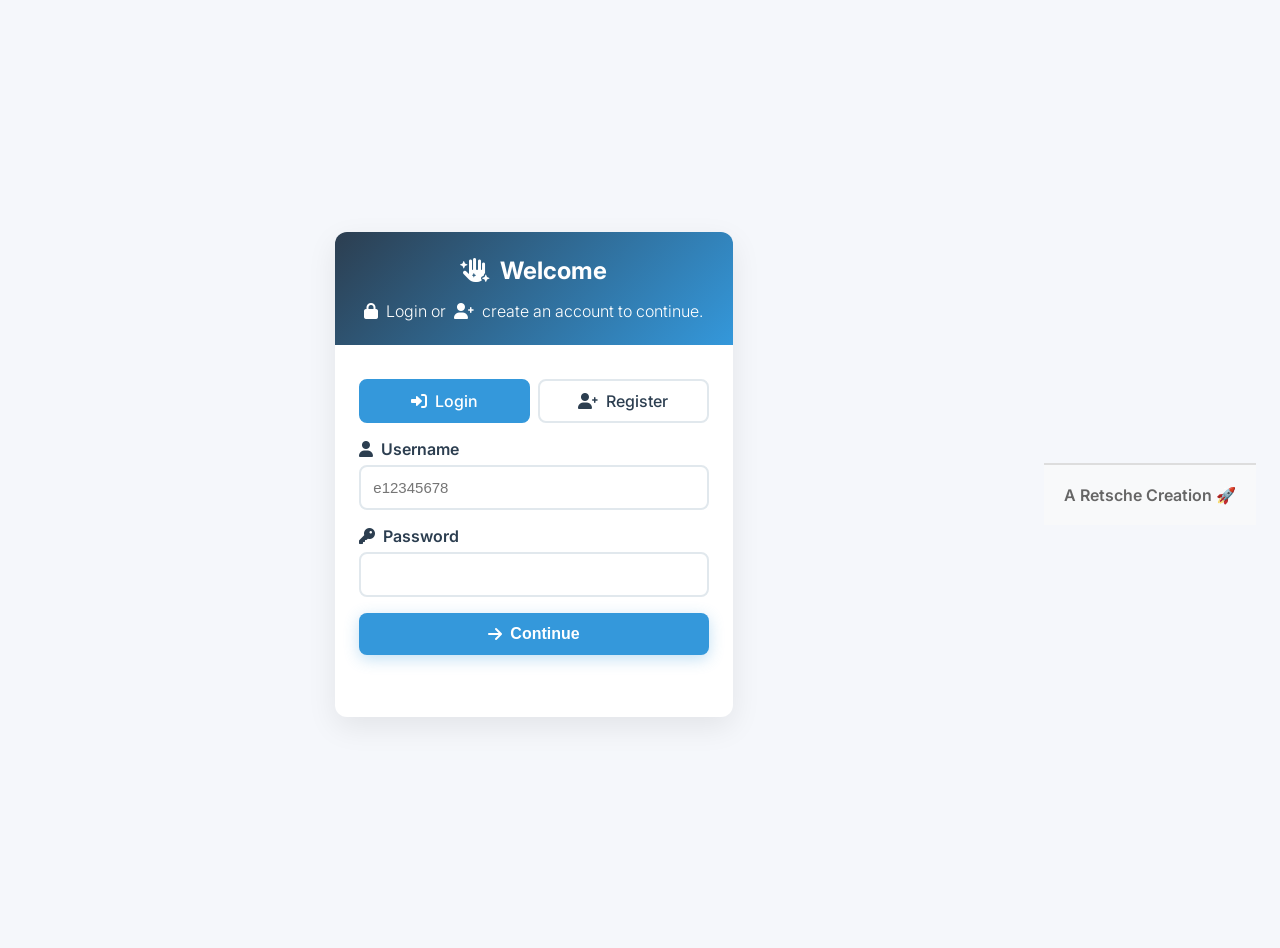
<file: templates/login.html>
<!DOCTYPE html>
<html lang="en">
<head>
    <meta charset="UTF-8">
    <meta name="viewport" content="width=device-width, initial-scale=1.0">
    <title>Login - TISS Auto-Anmelden</title>
    <link href="https://fonts.googleapis.com/css2?family=Inter:wght@300;400;500;600;700&display=swap" rel="stylesheet">
    <link rel="stylesheet" href="https://cdnjs.cloudflare.com/ajax/libs/font-awesome/6.0.0-beta3/css/all.min.css">
    <link rel="stylesheet" href="/static/css/login.css">
</head>
<body>
    <div class="card">
        <div class="header">
            <h2><i class="fas fa-hand-sparkles"></i> Welcome</h2>
            <p><i class="fas fa-lock"></i> Login or <i class="fas fa-user-plus"></i> create an account to continue.</p>
        </div>
        <div class="content">
            <div class="tabs">
                <div class="tab active" data-mode="login"><i class="fas fa-sign-in-alt"></i> Login</div>
                <div class="tab" data-mode="register"><i class="fas fa-user-plus"></i> Register</div>
            </div>
            <div>
                <label for="username"><i class="fas fa-user"></i> Username</label>
                <input id="username" placeholder="e12345678" />
                <label for="password"><i class="fas fa-key"></i> Password</label>
                <input id="password" type="password" />
                <button id="submitBtn"><i class="fas fa-arrow-right"></i> Continue</button>
                <div id="status" class="status"></div>
            </div>
        </div>
    </div>
    <script src="/static/js/login.js"></script>
    
    <!-- Footer -->
    <div style="text-align: center; margin-top: 40px; padding: 20px; color: #666; font-size: 16px; border-top: 2px solid #ddd; background: #f8f9fa; font-weight: 600;">
        A Retsche Creation 🚀
    </div>
</body>
</html>
</file>
<file: static/css/login.css>
:root {
    --primary-blue: #3498db;
    --dark-blue: #2c3e50;
    --light-gray: #e1e8ed;
    --medium-gray: #95a5a6;
    --success-green: #27ae60;
    --error-red: #c0392b;
    --background-light: #f5f7fb;
    --text-dark: #333;
    --text-light: #fff;
    --card-background: #ffffff;
    --shadow-light: rgba(0,0,0,0.08);
    --border-radius-base: 12px;
    --spacing-md: 16px;
    --spacing-lg: 24px;
}

body {
    font-family: 'Inter', sans-serif;
    background: var(--background-light);
    padding: var(--spacing-lg);
    margin: 0;
    color: var(--text-dark);
    display: flex;
    justify-content: center;
    align-items: center;
    min-height: 100vh; /* Center vertically on page */
}

.card {
    max-width: 420px;
    margin: 0 auto;
    background: var(--card-background);
    border-radius: var(--border-radius-base);
    box-shadow: 0 10px 30px var(--shadow-light);
    overflow: hidden; /* Ensure header gradient doesn't bleed */
}

.header {
    background: linear-gradient(135deg, var(--dark-blue) 0%, var(--primary-blue) 100%);
    color: var(--text-light);
    padding: var(--spacing-lg);
    text-align: center;
}

.header h2 {
    margin-top: 0;
    margin-bottom: 8px;
    font-weight: 700;
    display: flex;
    align-items: center;
    justify-content: center;
    gap: 10px;
}

.header p {
    margin-bottom: 0;
    font-weight: 300;
    display: flex;
    align-items: center;
    justify-content: center;
    gap: 8px;
}

.content {
    padding: var(--spacing-lg);
}

.tabs {
    display: flex;
    gap: 8px;
    margin: 10px 0 var(--spacing-md);
}

.tab {
    flex: 1;
    text-align: center;
    padding: 10px;
    border-radius: 8px;
    border: 2px solid var(--light-gray);
    cursor: pointer;
    transition: all 0.2s ease;
    font-weight: 500;
    color: var(--dark-blue);
    display: flex;
    align-items: center;
    justify-content: center;
    gap: 8px;
}

.tab:hover {
    border-color: var(--primary-blue);
    box-shadow: 0 2px 8px rgba(0,0,0,0.05);
}

.tab.active {
    background: var(--primary-blue);
    color: var(--text-light);
    border-color: var(--primary-blue);
}

label {
    display: block;
    margin: var(--spacing-md) 0 6px;
    font-weight: 600;
    color: var(--dark-blue);
    display: flex;
    align-items: center;
    gap: 8px;
}

input {
    width: 100%;
    padding: 12px;
    border: 2px solid var(--light-gray);
    border-radius: 8px;
    font-size: 15px;
    transition: all 0.2s ease;
    box-sizing: border-box;
}

input:focus {
    outline: none;
    border-color: var(--primary-blue);
    box-shadow: 0 0 0 3px rgba(52,152,219,0.1);
}

/* Improved button styles */
#submitBtn { /* Targeting by ID for specific styling */
    width: 100%;
    padding: 12px 18px;
    margin-top: var(--spacing-md);
    border: none;
    border-radius: 8px;
    background: var(--primary-blue); /* Default button background to primary blue */
    color: var(--text-light);
    font-weight: 600;
    cursor: pointer;
    transition: background-color 0.2s ease, transform 0.1s ease, box-shadow 0.2s ease;
    display: inline-flex;
    align-items: center;
    justify-content: center;
    gap: 8px;
    font-size: 16px; /* Slightly larger text */
    box-shadow: 0 4px 15px rgba(52, 152, 219, 0.3); /* Add subtle shadow */
}

#submitBtn:hover {
    background-color: #2980b9; /* Darker blue on hover */
    transform: translateY(-2px); /* More pronounced lift */
    box-shadow: 0 6px 20px rgba(52, 152, 219, 0.4);
}

#submitBtn:active {
    transform: translateY(0);
    box-shadow: 0 2px 10px rgba(52, 152, 219, 0.2);
}

/* Specific styles for the Login/Register button based on active tab */
/* This uses the general sibling selector to change the submit button's style */
.tab.active[data-mode="login"] ~ div #submitBtn {
    background: var(--primary-blue);
    box-shadow: 0 4px 15px rgba(52, 152, 219, 0.3);
}
.tab.active[data-mode="login"] ~ div #submitBtn:hover {
    background-color: #2980b9;
}

.tab.active[data-mode="register"] ~ div #submitBtn {
    background: var(--success-green);
    box-shadow: 0 4px 15px rgba(39, 174, 96, 0.3);
}
.tab.active[data-mode="register"] ~ div #submitBtn:hover {
    background-color: #229954;
}


.status {
    margin-top: var(--spacing-md);
    padding: 10px 15px;
    border-radius: 8px;
    font-weight: 500;
    border: 1px solid transparent;
    text-align: center;
}

.status.success {
    color: var(--success-green);
    background-color: rgba(39, 174, 96, 0.1);
    border-color: var(--success-green);
}

.status.error {
    color: var(--error-red);
    background-color: rgba(192, 57, 43, 0.1);
    border-color: var(--error-red);
}
</file>
